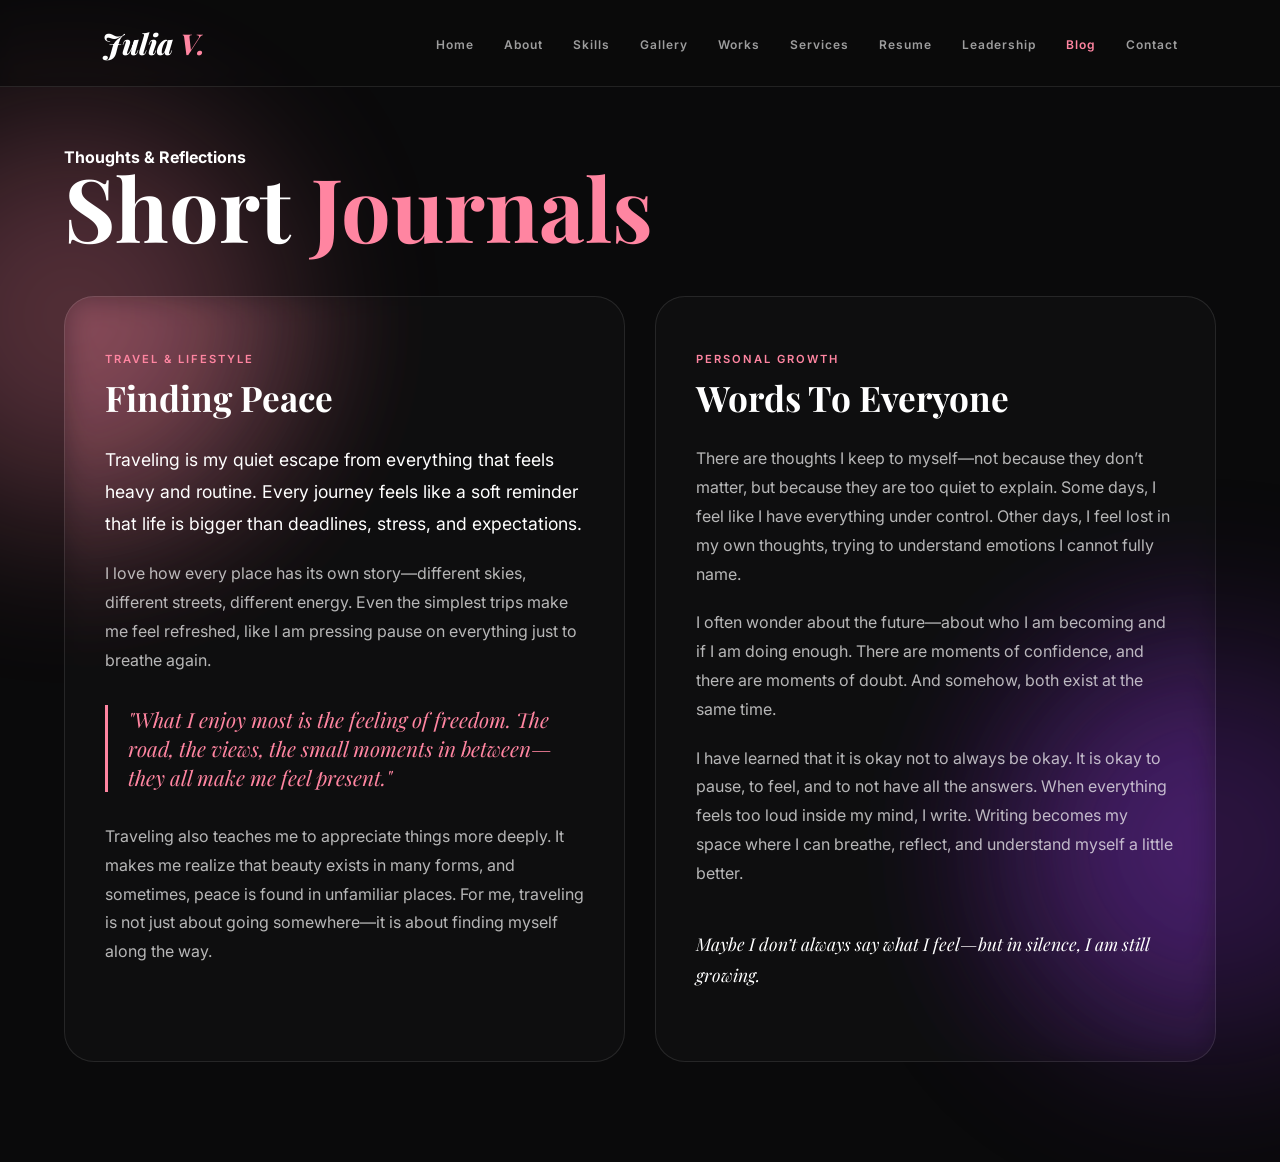
<file: blog.html>
<!DOCTYPE html>
<html lang="en">
<head>
    <meta charset="UTF-8">
    <meta name="viewport" content="width=device-width, initial-scale=1.0">
    <title>Journals | Julia Velez</title>
    <link href="https://fonts.googleapis.com/css2?family=Playfair+Display:wght@700;800&family=Inter:wght@300;400;600&display=swap" rel="stylesheet">
    <link rel="stylesheet" href="css/style.css">
    <link rel="stylesheet" href="css/blog.css">
</head>
<body>

    <div class="blob-container">
        <div class="blob blob1"></div>
        <div class="blob blob2"></div>
    </div>

    <nav>
        <div class="logo"><i>Julia<span> V.</i></span></div>
        
        <input type="checkbox" id="menu-toggle">
        <label for="menu-toggle" class="menu-icon">☰</label>

       <ul class="nav-links">
        <li><a href="index.html">Home</a></li>
        <li><a href="about.html">About</a></li>
        <li><a href="skills.html">Skills</a></li>
        <li><a href="gallery.html">Gallery</a></li>
        <li><a href="works.html">Works</a></li>
        <li><a href="services.html">Services</a></li>
        <li><a href="resume.html">Resume</a></li>
        <li><a href="leadership.html">Leadership</a></li>
        <li><a href="blog.html" class="active">Blog</a></li>
        <li><a href="contact.html">Contact</a></li>
    </ul>
    </nav>

    <section class="blog-section">
        <h4 class="section-tag">Thoughts & Reflections</h4>
        <h1 class="main-title">Short <span>Journals</span></h1>
        
        <div class="journal-grid">
            
            <article class="journal-entry glass-card">
                <div class="entry-header">
                    <span class="entry-date">Travel & Lifestyle</span>
                    <h2>Finding Peace</h2>
                </div>
               <div class="entry-content">
                    <p class="dropcap">Traveling is my quiet escape from everything that feels heavy and routine. Every journey feels like a soft reminder that life is bigger than deadlines, stress, and expectations.</p>
                    <p>I love how every place has its own story—different skies, different streets, different energy. Even the simplest trips make me feel refreshed, like I am pressing pause on everything just to breathe again.</p>
                    <blockquote>"What I enjoy most is the feeling of freedom. The road, the views, the small moments in between—they all make me feel present."</blockquote>
                    <p>Traveling also teaches me to appreciate things more deeply. It makes me realize that beauty exists in many forms, and sometimes, peace is found in unfamiliar places. For me, traveling is not just about going somewhere—it is about finding myself along the way.</p>
                </div>
            </article>

            <article class="journal-entry glass-card">
                <div class="entry-header">
                    <span class="entry-date">Personal Growth</span>
                    <h2>Words To Everyone</h2>
                </div>
                <div class="entry-content">
                    <p>There are thoughts I keep to myself—not because they don’t matter, but because they are too quiet to explain. Some days, I feel like I have everything under control. Other days, I feel lost in my own thoughts, trying to understand emotions I cannot fully name.</p>
                    <p>I often wonder about the future—about who I am becoming and if I am doing enough. There are moments of confidence, and there are moments of doubt. And somehow, both exist at the same time.</p>
                    <p>I have learned that it is okay not to always be okay. It is okay to pause, to feel, and to not have all the answers. When everything feels too loud inside my mind, I write. Writing becomes my space where I can breathe, reflect, and understand myself a little better.</p>
                    <p class="conclusion">Maybe I don’t always say what I feel—but in silence, I am still growing.</p>
                </div>
            </article>

        </div>
    </section>

</body>
</html>
</file>
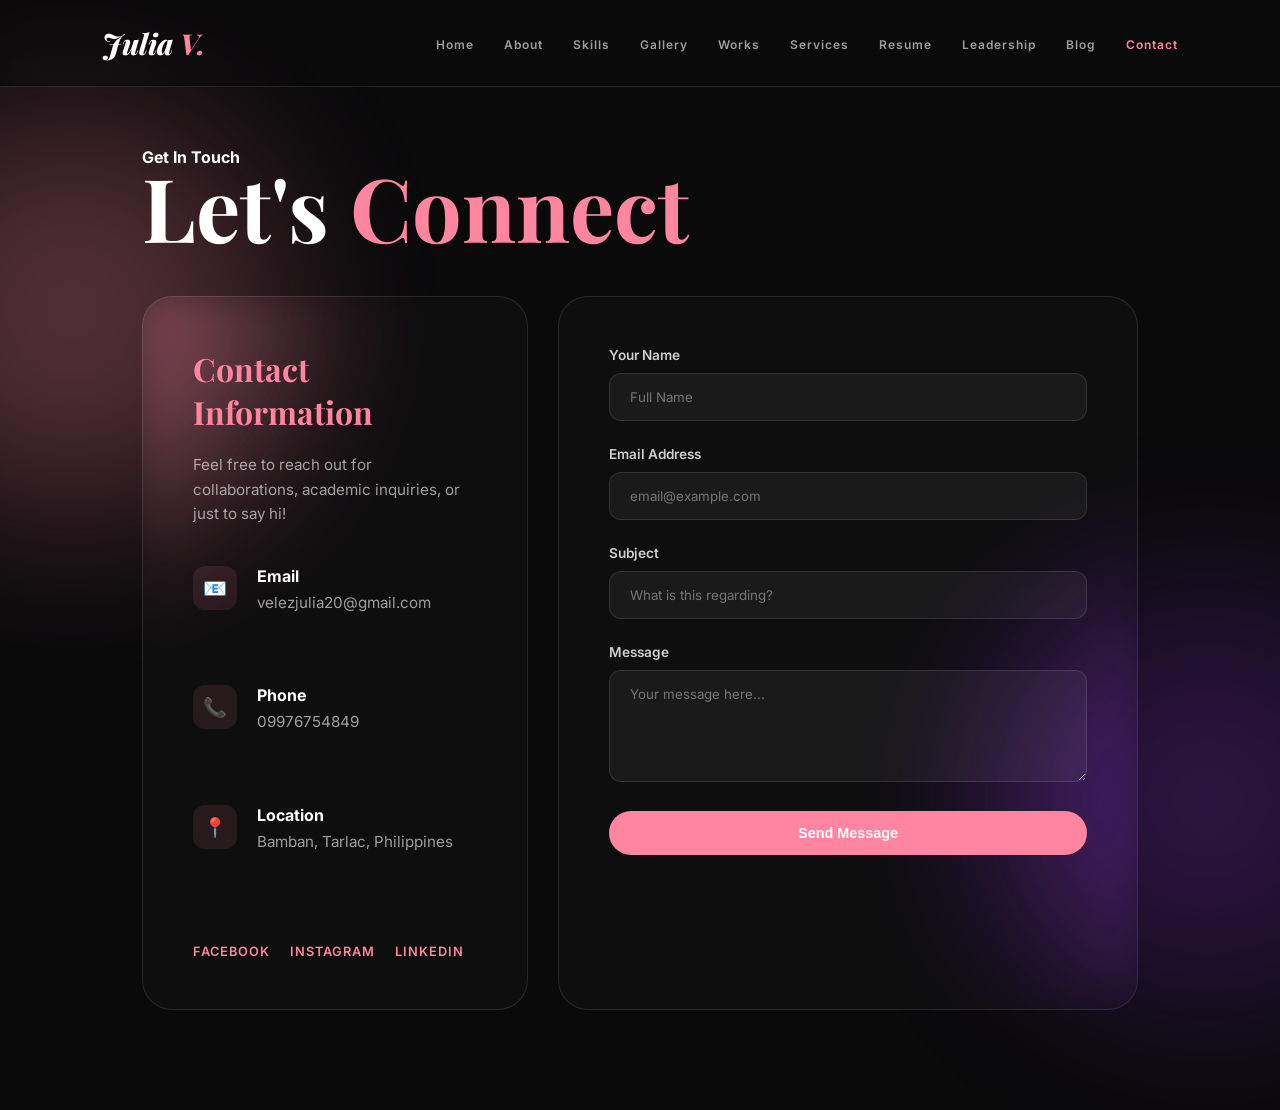
<file: contact.html>
<!DOCTYPE html>
<html lang="en">
<head>
    <meta charset="UTF-8">
    <meta name="viewport" content="width=device-width, initial-scale=1.0">
    <title>Contact | Julia Velez</title>
    <link href="https://fonts.googleapis.com/css2?family=Playfair+Display:wght@700;800&family=Inter:wght@300;400;600&display=swap" rel="stylesheet">
    <link rel="stylesheet" href="css/style.css">
    <link rel="stylesheet" href="css/contact.css">
</head>
<body>

    <div class="blob-container">
        <div class="blob blob1"></div>
        <div class="blob blob2"></div>
    </div>

    <nav>
        <div class="logo"><i>Julia<span> V.</i></span></div>
        
        <input type="checkbox" id="menu-toggle">
        <label for="menu-toggle" class="menu-icon">☰</label>

       <ul class="nav-links">
        <li><a href="index.html">Home</a></li>
        <li><a href="about.html">About</a></li>
        <li><a href="skills.html">Skills</a></li>
        <li><a href="gallery.html">Gallery</a></li>
        <li><a href="works.html">Works</a></li>
        <li><a href="services.html">Services</a></li>
        <li><a href="resume.html">Resume</a></li>
        <li><a href="leadership.html">Leadership</a></li>
        <li><a href="blog.html">Blog</a></li>
        <li><a href="contact.html"  class="active">Contact</a></li>
    </ul>
    </nav>

    <section class="contact-section">
        <h4 class="section-tag">Get In Touch</h4>
        <h1 class="main-title">Let's <span>Connect</span></h1>
        
        <div class="contact-container">
            <div class="contact-info glass-card">
                <h3>Contact Information</h3>
                <p>Feel free to reach out for collaborations, academic inquiries, or just to say hi!</p>
                
                <div class="info-item">
                    <span class="info-icon">📧</span>
                    <div>
                        <strong>Email</strong>
                        <p>velezjulia20@gmail.com</p>
                    </div>
                </div>

                <div class="info-item">
                    <span class="info-icon">📞</span>
                    <div>
                        <strong>Phone</strong>
                        <p>09976754849</p>
                    </div>
                </div>

                <div class="info-item">
                    <span class="info-icon">📍</span>
                    <div>
                        <strong>Location</strong>
                        <p>Bamban, Tarlac, Philippines</p>
                    </div>
                </div>

                <div class="social-links-large">
                    <a href="#">Facebook</a>
                    <a href="#">Instagram</a>
                    <a href="#">LinkedIn</a>
                </div>
            </div>

            <div class="contact-form-wrapper glass-card">
                <form action="#">
                    <div class="form-group">
                        <label>Your Name</label>
                        <input type="text" placeholder="Full Name" required>
                    </div>
                    <div class="form-group">
                        <label>Email Address</label>
                        <input type="email" placeholder="email@example.com" required>
                    </div>
                    <div class="form-group">
                        <label>Subject</label>
                        <input type="text" placeholder="What is this regarding?">
                    </div>
                    <div class="form-group">
                        <label>Message</label>
                        <textarea rows="5" placeholder="Your message here..." required></textarea>
                    </div>
                    <button type="submit" class="btn-solid">Send Message</button>
                </form>
            </div>
        </div>
    </section>

</body>
</html>
</file>
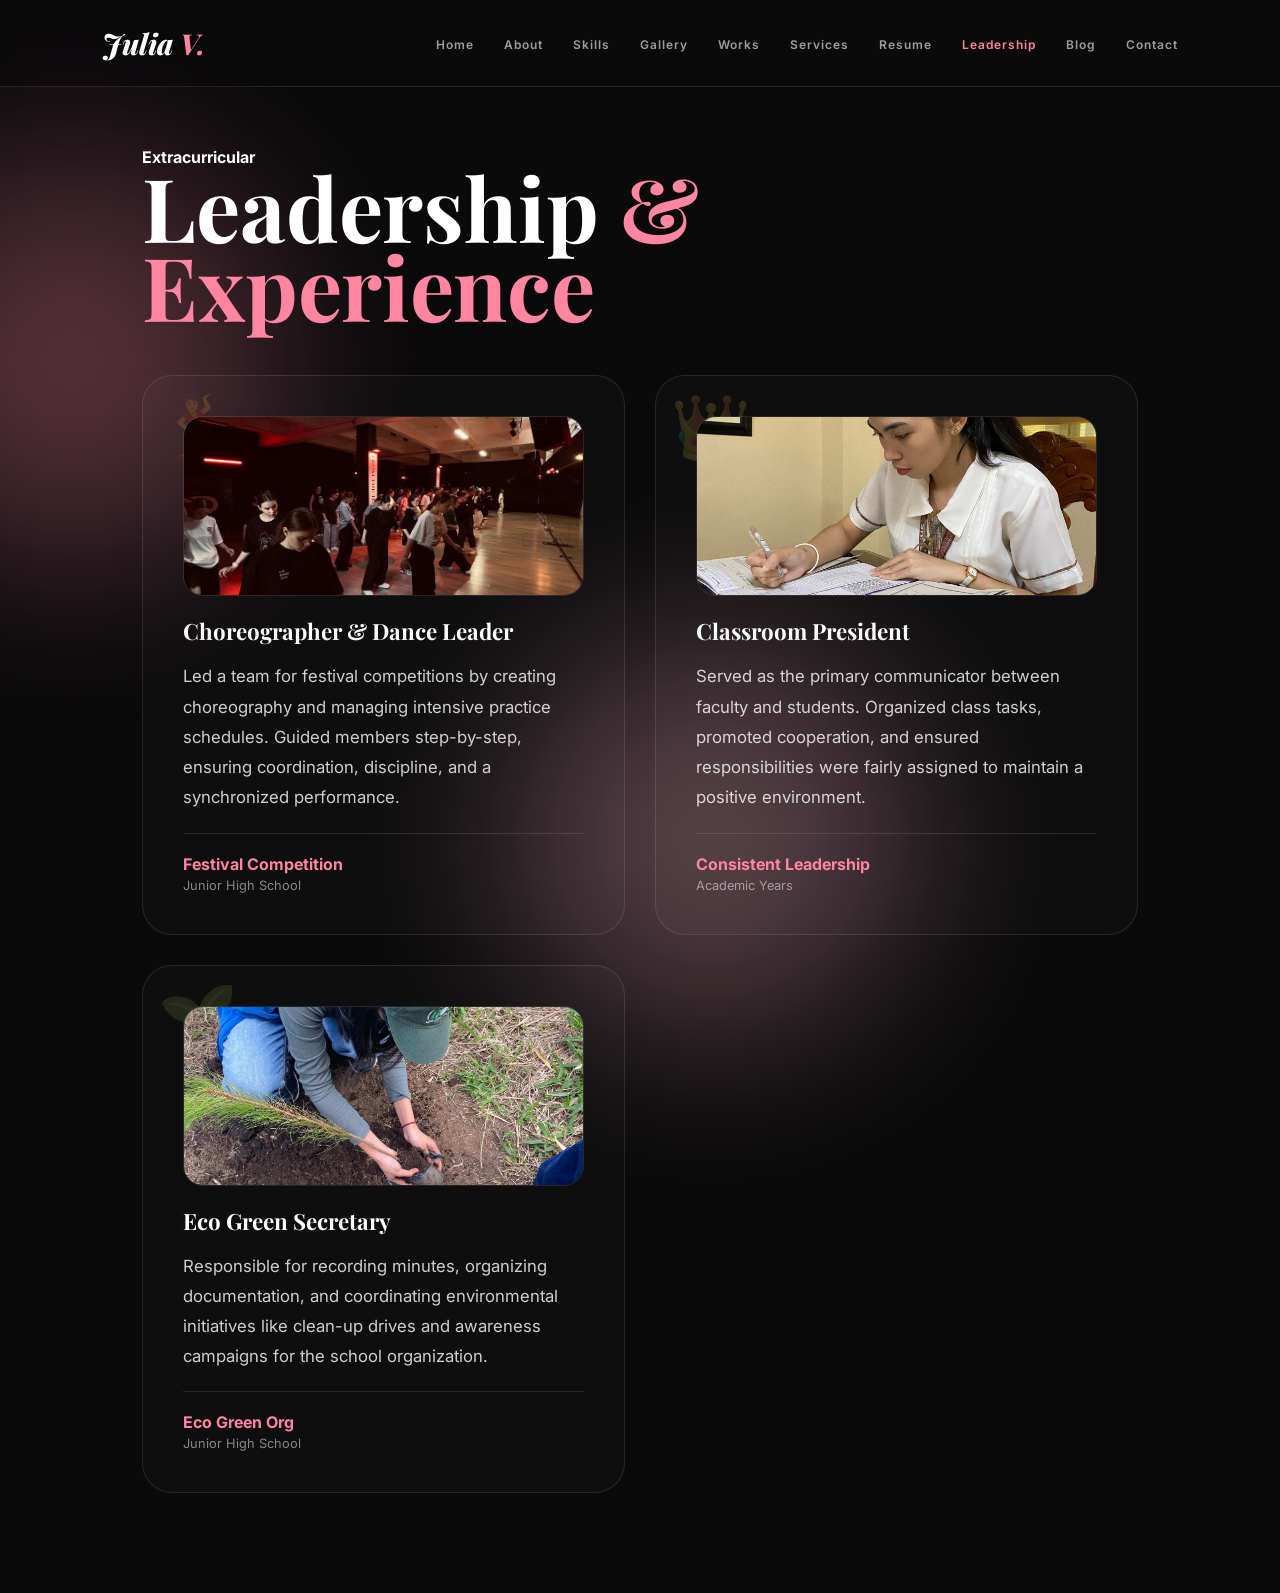
<file: leadership.html>
<!DOCTYPE html>
<html lang="en">
<head>
    <meta charset="UTF-8">
    <meta name="viewport" content="width=device-width, initial-scale=1.0">
    <title>Leadership | Julia Velez</title>
    <link href="https://fonts.googleapis.com/css2?family=Playfair+Display:wght@700;800&family=Inter:wght@300;400;600&display=swap" rel="stylesheet">
    <link rel="stylesheet" href="css/style.css">
    <link rel="stylesheet" href="css/leadership.css">
</head>
<body>

    <div class="blob-container">
        <div class="blob blob1"></div>
        <div class="blob blob3"></div>
    </div>

    <nav>
        <div class="logo"><i>Julia<span> V.</i></span></div>
        <input type="checkbox" id="menu-toggle">
        <label for="menu-toggle" class="menu-icon">☰</label>
        <ul class="nav-links">
            <li><a href="index.html">Home</a></li>
            <li><a href="about.html">About</a></li>
            <li><a href="skills.html">Skills</a></li>
            <li><a href="gallery.html">Gallery</a></li>
            <li><a href="works.html">Works</a></li>
            <li><a href="services.html">Services</a></li>
            <li><a href="resume.html">Resume</a></li>
            <li><a href="leadership.html" class="active">Leadership</a></li>
            <li><a href="blog.html">Blog</a></li>
            <li><a href="contact.html">Contact</a></li>
        </ul>
    </nav>

    <section class="testimonials-section">
        <h4 class="section-tag">Extracurricular</h4>
        <h1 class="main-title">Leadership <span>& Experience</span></h1>
        
        <div class="testimonial-grid">
            <div class="testimonial-card glass-card">
                <div class="quote-icon">💃</div>
                
                <div class="leadership-img-box">
                    <img src="images/PHOTO FOR CHOREO.JPG" alt="Choreography Leadership">
                </div>

                <h3>Choreographer & Dance Leader</h3>
                <p class="feedback-text">
                    Led a team for festival competitions by creating choreography and managing intensive practice schedules. Guided members step-by-step, ensuring coordination, discipline, and a synchronized performance.
                </p>
                <div class="reviewer-info">
                    <div class="reviewer-details">
                        <strong>Festival Competition</strong>
                        <span>Junior High School</span>
                    </div>
                </div>
            </div>

            <div class="testimonial-card glass-card">
                <div class="quote-icon">👑</div>

                <div class="leadership-img-box">
                    <img src="images/PHOTO FOR PRES.jpeg" alt="Classroom President Leadership">
                </div>

                <h3>Classroom President</h3>
                <p class="feedback-text">
                    Served as the primary communicator between faculty and students. Organized class tasks, promoted cooperation, and ensured responsibilities were fairly assigned to maintain a positive environment.
                </p>
                <div class="reviewer-info">
                    <div class="reviewer-details">
                        <strong>Consistent Leadership</strong>
                        <span>Academic Years</span>
                    </div>
                </div>
            </div>

            <div class="testimonial-card glass-card">
                <div class="quote-icon">🌱</div>

                <div class="leadership-img-box">
                    <img src="images/PHOTO FOR ECO.JPG" alt="Eco Green Secretary">
                </div>

                <h3>Eco Green Secretary</h3>
                <p class="feedback-text">
                    Responsible for recording minutes, organizing documentation, and coordinating environmental initiatives like clean-up drives and awareness campaigns for the school organization.
                </p>
                <div class="reviewer-info">
                    <div class="reviewer-details">
                        <strong>Eco Green Org</strong>
                        <span>Junior High School</span>
                    </div>
                </div>
            </div>
        </div>
    </section>

</body>
</html>
</file>
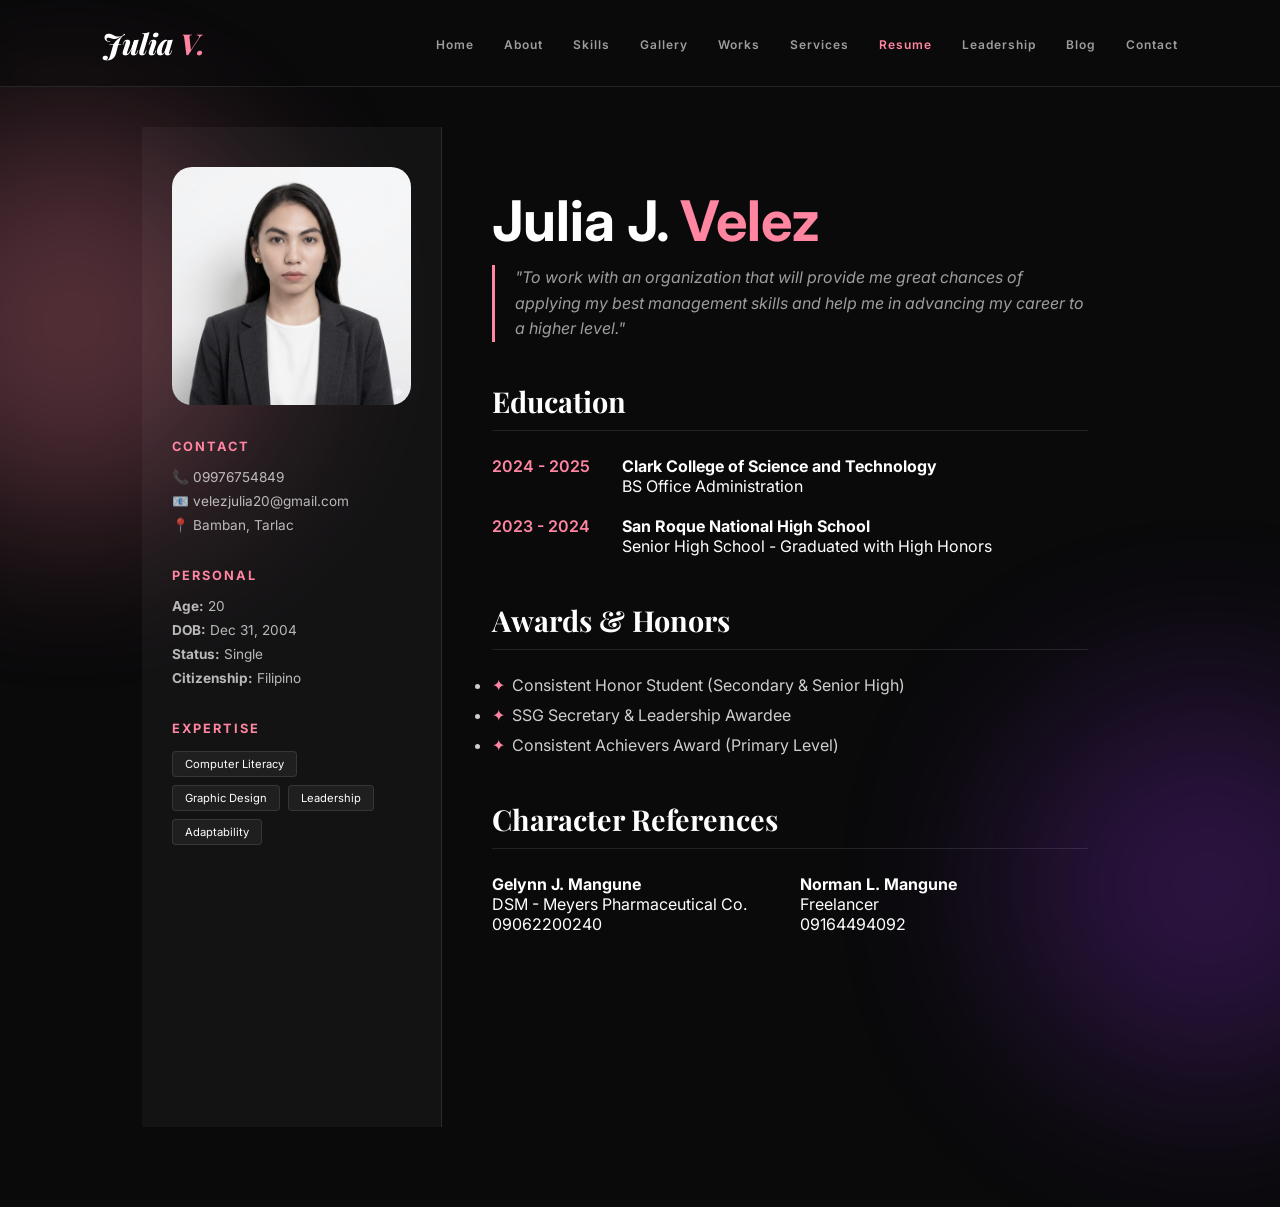
<file: resume.html>
<!DOCTYPE html>
<html lang="en">
<head>
    <meta charset="UTF-8">
    <meta name="viewport" content="width=device-width, initial-scale=1.0">
    <title>Resume | Julia Velez</title>
    <link href="https://fonts.googleapis.com/css2?family=Playfair+Display:wght@700;800&family=Inter:wght@300;400;600&display=swap" rel="stylesheet">
    <link rel="stylesheet" href="css/style.css">
    <link rel="stylesheet" href="css/resume.css">
</head>
<body>

    <div class="blob-container">
        <div class="blob blob1"></div>
        <div class="blob blob2"></div>
    </div>

    <nav>
       <div class="logo"><i>Julia<span> V.</i></span></div>
        
        <input type="checkbox" id="menu-toggle">
        <label for="menu-toggle" class="menu-icon">☰</label>

       <ul class="nav-links">
        <li><a href="index.html">Home</a></li>
        <li><a href="about.html">About</a></li>
        <li><a href="skills.html">Skills</a></li>
        <li><a href="gallery.html">Gallery</a></li>
        <li><a href="works.html">Works</a></li>
        <li><a href="services.html">Services</a></li>
        <li><a href="resume.html" class="active">Resume</a></li>
        <li><a href="leadership.html">Leadership</a></li>
        <li><a href="blog.html">Blog</a></li>
        <li><a href="contact.html">Contact</a></li>
    </ul>
    </nav>

    <section class="resume-section">
        <div class="resume-container glass-card">
            
            <aside class="resume-sidebar">
                <div class="resume-profile-img">
                    <img src="images/RESUME PHOTO.png" alt="Julia Velez">
                </div>
                
                <div class="sidebar-block">
                    <h4>Contact</h4>
                    <p>📞 09976754849</p>
                    <p>📧 velezjulia20@gmail.com</p>
                    <p>📍 Bamban, Tarlac</p>
                </div>

                <div class="sidebar-block">
                    <h4>Personal</h4>
                    <ul>
                        <li><strong>Age:</strong> 20</li>
                        <li><strong>DOB:</strong> Dec 31, 2004</li>
                        <li><strong>Status:</strong> Single</li>
                        <li><strong>Citizenship:</strong> Filipino</li>
                    </ul>
                </div>

                <div class="sidebar-block">
                    <h4>Expertise</h4>
                    <div class="skill-chips">
                        <span>Computer Literacy</span>
                        <span>Graphic Design</span>
                        <span>Leadership</span>
                        <span>Adaptability</span>
                    </div>
                </div>
            </aside>

            <main class="resume-main">
                <header class="resume-header">
                    <h1>Julia J. <span>Velez</span></h1>
                    <p class="objective">"To work with an organization that will provide me great chances of applying my best management skills and help me in advancing my career to a higher level."</p>
                </header>

                <div class="resume-content-block">
                    <h3>Education</h3>
                    <div class="edu-item">
                        <div class="edu-year">2024 - 2025</div>
                        <div class="edu-info">
                            <strong>Clark College of Science and Technology</strong>
                            <p>BS Office Administration</p>
                        </div>
                    </div>
                    <div class="edu-item">
                        <div class="edu-year">2023 - 2024</div>
                        <div class="edu-info">
                            <strong>San Roque National High School</strong>
                            <p>Senior High School - Graduated with High Honors</p>
                        </div>
                    </div>
                </div>

                <div class="resume-content-block">
                    <h3>Awards & Honors</h3>
                    <ul class="award-list">
                        <li>Consistent Honor Student (Secondary & Senior High)</li>
                        <li>SSG Secretary & Leadership Awardee</li>
                        <li>Consistent Achievers Award (Primary Level)</li>
                    </ul>
                </div>

                <div class="resume-content-block">
                    <h3>Character References</h3>
                    <div class="ref-grid">
                        <div class="ref-item">
                            <strong>Gelynn J. Mangune</strong>
                            <p>DSM - Meyers Pharmaceutical Co.</p>
                            <p>09062200240</p>
                        </div>
                        <div class="ref-item">
                            <strong>Norman L. Mangune</strong>
                            <p>Freelancer</p>
                            <p>09164494092</p>
                        </div>
                    </div>
                </div>
            </main>

        </div>
        
        
    </section>

</body>
</html>
</file>
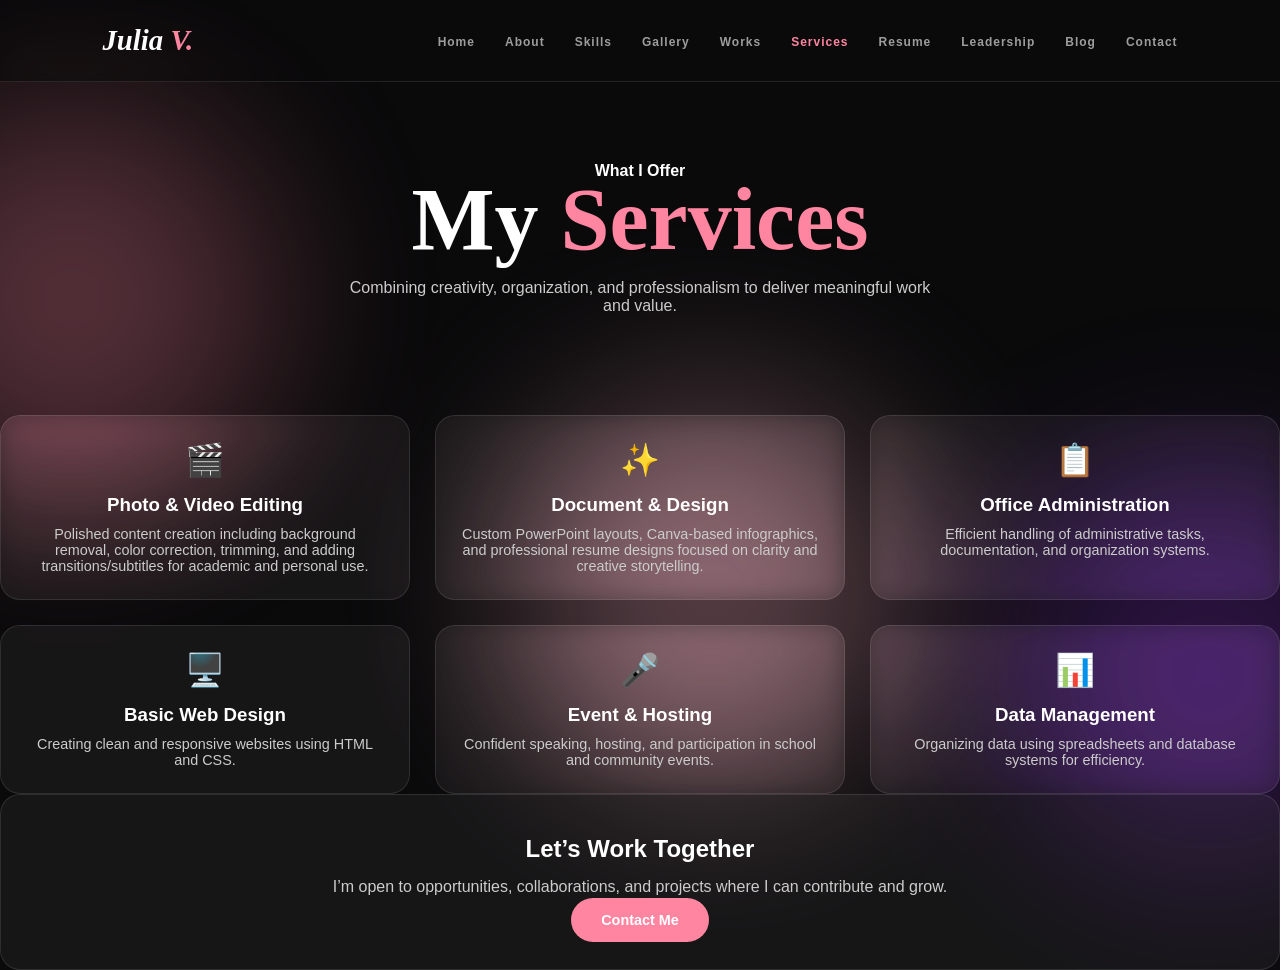
<file: services.html>
<!DOCTYPE html>
<html lang="en">
<head>
    <meta charset="UTF-8">
    <meta name="viewport" content="width=device-width, initial-scale=1.0">

    <link href="https://fonts.googleapis.com/css2?family=Poppins:wght@300;400;600;700;800&display=swap" rel="stylesheet">

    <link rel="stylesheet" href="css/style.css">
    <link rel="stylesheet" href="css/services.css">

    <title>Services | Julia Velez</title>
</head>

<body>

<div class="blob-container">
    <div class="blob blob1"></div>
    <div class="blob blob2"></div>
    <div class="blob blob3"></div>
</div>

<nav>
        <div class="logo"><i>Julia<span> V.</i></span></div>
        
        <input type="checkbox" id="menu-toggle">
        <label for="menu-toggle" class="menu-icon">☰</label>

       <ul class="nav-links">
        <li><a href="index.html">Home</a></li>
        <li><a href="about.html">About</a></li>
        <li><a href="skills.html">Skills</a></li>
        <li><a href="gallery.html">Gallery</a></li>
        <li><a href="works.html">Works</a></li>
        <li><a href="services.html" class="active">Services</a></li>
        <li><a href="resume.html">Resume</a></li>
        <li><a href="leadership.html">Leadership</a></li>
        <li><a href="blog.html">Blog</a></li>
        <li><a href="contact.html">Contact</a></li>
    </ul>
    </nav>

<section class="services-hero">

    <h4 class="section-tag">What I Offer</h4>
    <h1 class="main-title">My <span>Services</span></h1>

    <p class="subtitle">
        Combining creativity, organization, and professionalism to deliver meaningful work and value.
    </p>

</section>

<section class="section">

    <div class="services-grid">

        <div class="service-card">
            <div class="icon">🎬</div>
            <h3>Photo & Video Editing</h3>
            <p>Polished content creation including background removal, color correction, trimming, and adding transitions/subtitles for academic and personal use.</p>
        </div>

        <div class="service-card">
            <div class="icon">✨</div>
            <h3>Document & Design</h3>
            <p>Custom PowerPoint layouts, Canva-based infographics, and professional resume designs focused on clarity and creative storytelling.</p>
        </div>

        <div class="service-card">
            <div class="icon">📋</div>
            <h3>Office Administration</h3>
            <p>Efficient handling of administrative tasks, documentation, and organization systems.</p>
        </div>

        <div class="service-card">
            <div class="icon">🖥️</div>
            <h3>Basic Web Design</h3>
            <p>Creating clean and responsive websites using HTML and CSS.</p>
        </div>

        <div class="service-card">
            <div class="icon">🎤</div>
            <h3>Event & Hosting</h3>
            <p>Confident speaking, hosting, and participation in school and community events.</p>
        </div>

        <div class="service-card">
            <div class="icon">📊</div>
            <h3>Data Management</h3>
            <p>Organizing data using spreadsheets and database systems for efficiency.</p>
        </div>

    </div>

</section>

<section class="section">

    <div class="cta-box">
        <h2>Let’s Work Together</h2>
        <p>I’m open to opportunities, collaborations, and projects where I can contribute and grow.</p>
        <a href="contact.html" class="btn-solid">Contact Me</a>
    </div>

</section>

</body>
</html>
</file>
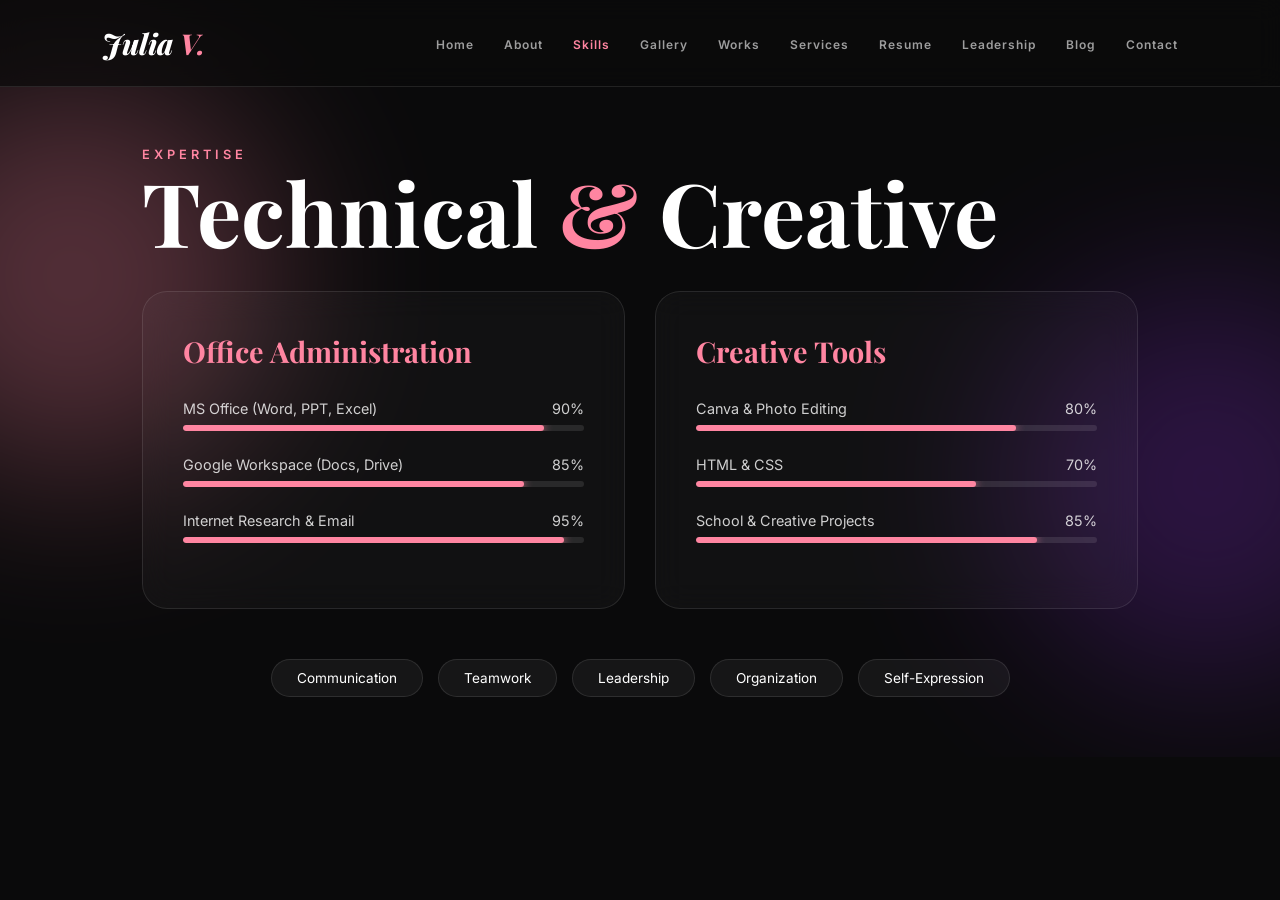
<file: skills.html>
<!DOCTYPE html>
<html lang="en">
<head>
    <meta charset="UTF-8">
    <meta name="viewport" content="width=device-width, initial-scale=1.0">
    <title>Skills | Julia Velez</title>
    <link href="https://fonts.googleapis.com/css2?family=Playfair+Display:wght@700;800&family=Inter:wght@300;400;600&display=swap" rel="stylesheet">
    <link rel="stylesheet" href="css/style.css">
    <link rel="stylesheet" href="css/skills.css">
</head>
<body>

    <div class="blob-container">
        <div class="blob blob1"></div>
        <div class="blob blob2"></div>
    </div>

   <nav>
       <div class="logo"><i>Julia<span> V.</i></span></div>
        
        <input type="checkbox" id="menu-toggle">
        <label for="menu-toggle" class="menu-icon">☰</label>

       <ul class="nav-links">
        <li><a href="index.html">Home</a></li>
        <li><a href="about.html">About</a></li>
        <li><a href="skills.html" class="active">Skills</a></li>
        <li><a href="gallery.html">Gallery</a></li>
        <li><a href="works.html">Works</a></li>
        <li><a href="services.html">Services</a></li>
        <li><a href="resume.html">Resume</a></li>
        <li><a href="leadership.html">Leadership</a></li>
        <li><a href="blog.html">Blog</a></li>
        <li><a href="contact.html">Contact</a></li>
    </ul>
    </nav>

    <section class="skills-hero">
        <h4 class="section-tag">Expertise</h4>
        <h1 class="main-title">Technical <span>&</span> Creative</h1>
        
        <div class="skills-grid">
            <div class="skill-category glass-card">
                <h3>Office Administration</h3>
                <div class="skill-item">
                    <div class="skill-info"><span>MS Office (Word, PPT, Excel)</span><span>90%</span></div>
                    <div class="progress-line"><span class="office"></span></div>
                </div>
                <div class="skill-item">
                    <div class="skill-info"><span>Google Workspace (Docs, Drive)</span><span>85%</span></div>
                    <div class="progress-line"><span class="google"></span></div>
                </div>
                <div class="skill-item">
                    <div class="skill-info"><span>Internet Research & Email</span><span>95%</span></div>
                    <div class="progress-line"><span class="research"></span></div>
                </div>
            </div>

            <div class="skill-category glass-card">
                <h3>Creative Tools</h3>
                <div class="skill-item">
                    <div class="skill-info"><span>Canva & Photo Editing</span><span>80%</span></div>
                    <div class="progress-line"><span class="canva"></span></div>
                </div>
                <div class="skill-item">
                    <div class="skill-info"><span>HTML & CSS</span><span>70%</span></div>
                    <div class="progress-line"><span class="web"></span></div>
                </div>
                <div class="skill-item">
                    <div class="skill-info"><span>School & Creative Projects</span><span>85%</span></div>
                    <div class="progress-line"><span class="projects"></span></div>
                </div>
            </div>
        </div>

        <div class="soft-skills">
            <span class="skill-tag">Communication</span>
            <span class="skill-tag">Teamwork</span>
            <span class="skill-tag">Leadership</span>
            <span class="skill-tag">Organization</span>
            <span class="skill-tag">Self-Expression</span>
        </div>
    </section>

</body>
</html>
</file>
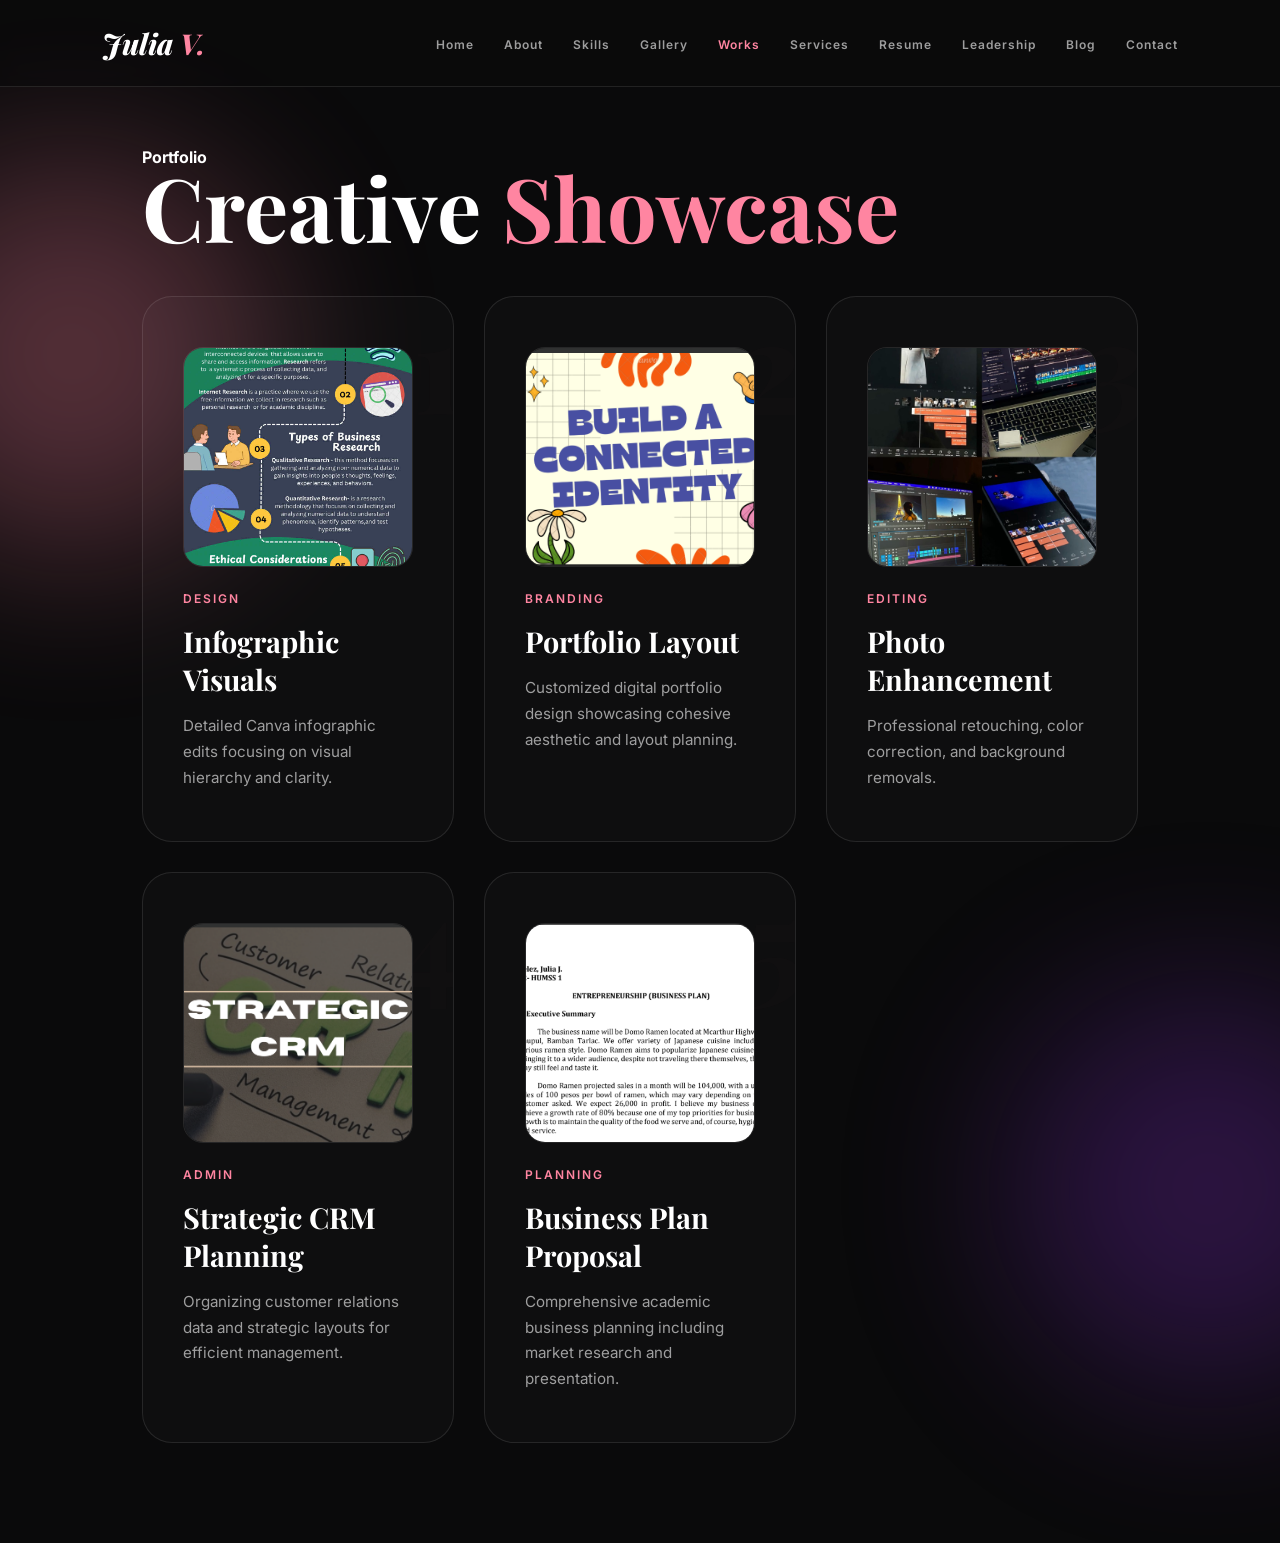
<file: works.html>
<!DOCTYPE html>
<html lang="en">
<head>
    <meta charset="UTF-8">
    <meta name="viewport" content="width=device-width, initial-scale=1.0">
    <title>Works | Julia Velez</title>
    <link href="https://fonts.googleapis.com/css2?family=Playfair+Display:wght@700;800&family=Inter:wght@300;400;600&display=swap" rel="stylesheet">
    <link rel="stylesheet" href="css/style.css">
    <link rel="stylesheet" href="css/works.css"> 
</head>
<body>

    <div class="blob-container">
        <div class="blob blob2"></div>
        <div class="blob blob1"></div>
    </div>

    <nav>
        <div class="logo"><i>Julia<span> V.</i></span></div>
        
        <input type="checkbox" id="menu-toggle">
        <label for="menu-toggle" class="menu-icon">☰</label>

       <ul class="nav-links">
            <li><a href="index.html">Home</a></li>
            <li><a href="about.html">About</a></li>
            <li><a href="skills.html">Skills</a></li>
            <li><a href="gallery.html">Gallery</a></li>
            <li><a href="projects.html" class="active">Works</a></li>
            <li><a href="services.html">Services</a></li>
            <li><a href="resume.html">Resume</a></li>
            <li><a href="leadership.html">Leadership</a></li>
            <li><a href="blog.html">Blog</a></li>
            <li><a href="contact.html">Contact</a></li>
        </ul>
    </nav>

    <section class="projects-section">
        <h4 class="section-tag">Portfolio</h4>
        <h1 class="main-title">Creative <span>Showcase</span></h1>
        
        <div class="projects-grid">
            
            <div class="project-card glass-card">
                <div class="project-num">01</div>
                <div class="project-img-box">
                    <img src="images/INFOGRAPHIC _rnLZsBs.jpg" alt="Infographic Design">
                </div>
                <div class="project-info">
                    <span>Design</span>
                    <h3>Infographic Visuals</h3>
                    <p>Detailed Canva infographic edits focusing on visual hierarchy and clarity.</p>
                </div>
            </div>

            <div class="project-card glass-card">
                <div class="project-num">02</div>
                <div class="project-img-box">
                    <img src="images/portfolio_design.png" alt="Canva Portfolio Design">
                </div>
                <div class="project-info">
                    <span>Branding</span>
                    <h3>Portfolio Layout</h3>
                    <p>Customized digital portfolio design showcasing cohesive aesthetic and layout planning.</p>
                </div>
            </div>

            <div class="project-card glass-card">
                <div class="project-num">03</div>
                <div class="project-img-box">
                    <img src="images/PHOTO FOR EDITING.JPG" alt="Photo Enhancement">
                </div>
                <div class="project-info">
                    <span>Editing</span>
                    <h3>Photo Enhancement</h3>
                    <p>Professional retouching, color correction, and background removals.</p>
                </div>
            </div>

            <div class="project-card glass-card">
                <div class="project-num">04</div>
                <div class="project-img-box">
                    <img src="images/strategic_crm.png" alt="Strategic Planning CRM">
                </div>
                <div class="project-info">
                    <span>Admin</span>
                    <h3>Strategic CRM Planning</h3>
                    <p>Organizing customer relations data and strategic layouts for efficient management.</p>
                </div>
            </div>

            <div class="project-card glass-card">
                <div class="project-num">05</div>
                <div class="project-img-box">
                    <img src="images/business-proposal.png" alt="Business Plan Proposal">
                </div>
                <div class="project-info">
                    <span>Planning</span>
                    <h3>Business Plan Proposal</h3>
                    <p>Comprehensive academic business planning including market research and presentation.</p>
                </div>
            </div>

        </div>
    </section>

</body>
</html>
</file>
<file: css/style.css>
:root {
    --bg-dark: #0a0a0b;
    --accent-pink: #ff85a1;
    --accent-purple: #7b2cbf;
    --glass-white: rgba(255, 255, 255, 0.05);
    --glass-border: rgba(255, 255, 255, 0.1);
    --font-heading: 'Playfair Display', serif;
    --font-body: 'Inter', sans-serif;
}

* {
    margin: 0;
    padding: 0;
    box-sizing: border-box;
}

body {
    background-color: var(--bg-dark);
    color: #ffffff;
    overflow-x: hidden;
    font-family: var(--font-body);
    animation: pageFade 0.8s ease forwards;
}

@keyframes pageFade {
    from { opacity: 0; transform: scale(0.98); }
    to { opacity: 1; transform: scale(1); }
}

.blob-container {
    position: fixed;
    inset: 0;
    z-index: -1;
    overflow: hidden;
}

.blob {
    position: absolute;
    width: 400px;
    height: 400px;
    border-radius: 50%;
    filter: blur(90px);
    opacity: 0.3;
    animation: float 12s ease-in-out infinite;
}

.blob1 { background: var(--accent-pink); top: 10%; left: -10%; }
.blob2 { background: var(--accent-purple); bottom: 10%; right: -10%; animation-delay: 2s; }
.blob3 { background: #ffb3c6; top: 40%; left: 40%; animation-delay: 4s; }

@keyframes float {
    0%, 100% { transform: translateY(0px) scale(1); }
    50% { transform: translateY(-40px) scale(1.1); }
}

.loader {
    position: fixed;
    inset: 0;
    background: var(--bg-dark);
    display: flex;
    align-items: center;
    justify-content: center;
    z-index: 9999;
    animation: loaderExit 1.8s ease forwards;
}

.loader-text {
    font-family: var(--font-heading);
    font-size: 3rem;
    font-weight: 800;
    color: white;
    animation: pulse 1s infinite;
}

@keyframes pulse {
    0%, 100% { transform: scale(1); opacity: 1; }
    50% { transform: scale(1.1); opacity: 0.6; }
}

@keyframes loaderExit {
    90% { opacity: 1; visibility: visible; }
    100% { opacity: 0; visibility: hidden; pointer-events: none; }
}

nav {
    display: flex;
    justify-content: space-between;
    padding: 1.5rem 8%;
    align-items: center;
    position: sticky;
    top: 0;
    z-index: 1000;
    background: rgba(10, 10, 11, 0.7);
    backdrop-filter: blur(12px);
    border-bottom: 1px solid var(--glass-border);
}

.logo {
    font-family: var(--font-heading);
    font-size: 1.8rem;
    font-weight: 800;
}

.logo span { color: var(--accent-pink); }

.nav-links { display: flex; list-style: none; gap: 30px; }

.nav-links a {
    text-decoration: none;
    color: #fff;
    font-size: 0.75rem;
    font-weight: 600;
    letter-spacing: 1px;
    opacity: 0.6;
    transition: 0.3s;
}

.nav-links a:hover, .nav-links a.active { opacity: 1; color: var(--accent-pink); }

#menu-toggle { display: none; }
.menu-icon { display: none; font-size: 24px; cursor: pointer; color: white; }

.hero-section {
    display: flex;
    align-items: center;
    justify-content: space-between;
    padding: 0 8%;
    min-height: 85vh;
    gap: 40px;
}

.greeting { font-weight: 300; letter-spacing: 2px; margin-bottom: 10px; color: var(--accent-pink); }

.main-title {
    font-family: var(--font-heading);
    font-size: clamp(3rem, 8vw, 5.5rem);
    line-height: 0.9;
    margin-bottom: 20px;
}

.main-title span { color: var(--accent-pink); }

.description {
    max-width: 450px;
    line-height: 1.8;
    color: rgba(255,255,255,0.7);
    margin-bottom: 35px;
    font-weight: 300;
}

.hero-image-area {
    flex: 1;
    position: relative;
    display: flex;
    justify-content: center;
    align-items: center;
    background: transparent !important;
    border: none !important;
    
    /* Smooth dissolve mask */
    -webkit-mask-image: linear-gradient(to bottom, black 65%, transparent 98%);
    mask-image: linear-gradient(to bottom, black 65%, transparent 98%);
}

.featured-img {
    display: block;
    width: auto;
    max-width: 100%;
    height: 75vh;
    max-height: 600px;
    object-fit: contain;
    background: transparent !important;
    filter: drop-shadow(0 0 20px rgba(255, 133, 161, 0.2));
}

.glass-circle-bg {
    position: absolute;
    width: 450px;
    height: 450px;
    background: radial-gradient(circle, var(--accent-pink), transparent);
    border-radius: 50%;
    filter: blur(60px);
    opacity: 0.25;
    z-index: 1;
}

.cta-container { display: flex; gap: 15px; margin-bottom: 30px; }

.btn-solid {
    background: var(--accent-pink);
    color: white;
    padding: 14px 30px;
    border-radius: 50px;
    text-decoration: none;
    font-weight: 600;
    font-size: 0.9rem;
    transition: 0.4s;
}

.btn-solid:hover { transform: translateY(-3px); box-shadow: 0 10px 20px rgba(255, 133, 161, 0.3); }

.btn-outline {
    border: 1px solid rgba(255,255,255,0.3);
    color: #fff;
    padding: 14px 30px;
    border-radius: 50px;
    text-decoration: none;
    font-size: 0.9rem;
    transition: 0.4s;
}

.btn-outline:hover { border-color: var(--accent-pink); color: var(--accent-pink); }

.social-icons {
    display: flex;
    gap: 20px;
    margin-top: 20px;
}

.social-icons a {
    color: rgba(255, 255, 255, 0.6); 
    font-size: 1.4rem;
    transition: all 0.3s ease;
    text-decoration: none;
}

.social-icons a:hover {
    color: var(--accent-pink); 
    transform: translateY(-5px);
}

.social-icons a i {
    width: 45px;
    height: 45px;
    background: rgba(255, 255, 255, 0.05);
    border: 1px solid var(--glass-border);
    border-radius: 50%;
    display: flex;
    align-items: center;
    justify-content: center;
}

.social-icons a:hover i {
    background: rgba(255, 133, 161, 0.1);
    border-color: var(--accent-pink);
}
@media (max-width: 992px) {
    .hero-section { 
        flex-direction: column-reverse; 
        text-align: center; 
        padding-top: 20px; 
        gap: 0;
    }
    .hero-content { display: flex; flex-direction: column; align-items: center; }
    
    .hero-image-area {
        width: 100%;
        margin-bottom: -30px; 
        -webkit-mask-image: linear-gradient(to bottom, black 60%, transparent 95%);
        mask-image: linear-gradient(to bottom, black 60%, transparent 95%);
    }

    .featured-img { 
        height: 45vh; 
    }

    .nav-links { display: none; }
    .menu-icon { display: block; }
}

@media (max-width: 768px) {
    #menu-toggle:checked ~ .nav-links {
        display: flex;
        flex-direction: column;
        position: absolute;
        top: 100%;
        right: 8%;
        background: rgba(10, 10, 11, 0.95);
        backdrop-filter: blur(20px);
        padding: 20px;
        border: 1px solid var(--glass-border);
        border-radius: 15px;
        width: 200px;
        gap: 15px;
    }
}
</file>
<file: css/blog.css>
.blog-section {
    padding: 60px 5% 100px;
    max-width: 1300px; 
    margin: 0 auto;
}

.journal-grid {
    margin-top: 50px;
    display: grid;
    grid-template-columns: repeat(2, 1fr); 
    gap: 30px;
    align-items: stretch;
}

.journal-entry {
    padding: 50px 40px;
    background: rgba(255, 255, 255, 0.02);
    border: 1px solid var(--glass-border);
    backdrop-filter: blur(15px);
    border-radius: 30px;
    transition: all 0.4s ease;
    display: flex;
    flex-direction: column;
    animation: entryFadeUp 0.8s ease forwards;
}

@keyframes entryFadeUp {
    from {
        opacity: 0;
        transform: translateY(30px);
    }
    to {
        opacity: 1;
        transform: translateY(0);
    }
}

.journal-entry:hover {
    background: rgba(255, 255, 255, 0.06);
    border-color: var(--accent-pink);
    transform: translateY(-8px);
    box-shadow: 0 15px 30px rgba(0, 0, 0, 0.3);
}

.entry-header {
    margin-bottom: 25px;
    text-align: left;
}

.entry-date {
    color: var(--accent-pink);
    font-size: 0.7rem;
    font-weight: 600;
    letter-spacing: 2px;
    text-transform: uppercase;
}

.entry-header h2 {
    font-family: var(--font-heading);
    font-size: 2.2rem;
    margin-top: 10px;
    color: #fff;
    line-height: 1.2;
}

.entry-content {
    color: rgba(255, 255, 255, 0.7);
    line-height: 1.8;
    font-size: 1rem;
    flex-grow: 1; 
}

.entry-content p {
    margin-bottom: 20px;
}

.dropcap {
    font-size: 1.1rem;
    color: #fff;
    font-weight: 400;
}

blockquote {
    border-left: 3px solid var(--accent-pink);
    padding-left: 20px;
    margin: 30px 0;
    font-family: var(--font-heading);
    font-size: 1.3rem;
    color: var(--accent-pink);
    font-style: italic;
    line-height: 1.4;
}

.conclusion {
    font-family: var(--font-heading);
    color: #fff;
    font-style: italic;
    font-size: 1.1rem;
    text-align: left;
    margin-top: auto !important; 
    padding-top: 20px;
}


@media (max-width: 992px) {
    .journal-grid {
        grid-template-columns: 1fr;
        gap: 40px;
    }

    .blog-section {
        padding: 40px 8%;
    }
}

@media (max-width: 768px) {
    .journal-entry {
        padding: 35px 25px;
    }
    
    .entry-header h2 {
        font-size: 1.8rem;
    }

    .entry-content {
        font-size: 0.95rem;
    }

    blockquote {
        font-size: 1.1rem;
    }
}
</file>
<file: css/contact.css>
.contact-section {
    padding: 60px 8% 100px;
    max-width: 1200px;
    margin: 0 auto;
}

.contact-container {
    display: grid;
    grid-template-columns: 1fr 1.5fr; 
    gap: 30px;
    margin-top: 50px;
}

.glass-card {
    background: rgba(255, 255, 255, 0.02);
    border: 1px solid var(--glass-border);
    backdrop-filter: blur(20px);
    border-radius: 30px;
    padding: 50px;
}

.contact-info h3 {
    font-family: var(--font-heading);
    font-size: 2rem;
    margin-bottom: 20px;
    color: var(--accent-pink);
}

.contact-info p {
    color: rgba(255,255,255,0.6);
    margin-bottom: 40px;
    font-size: 0.95rem;
    line-height: 1.6;
}

.info-item {
    display: flex;
    gap: 20px;
    margin-bottom: 30px;
    align-items: flex-start;
}

.info-icon {
    font-size: 1.2rem;
    background: rgba(255, 133, 161, 0.1);
    padding: 10px;
    border-radius: 12px;
    color: var(--accent-pink);
}

.info-item strong {
    display: block;
    color: #fff;
    font-size: 1rem;
    margin-bottom: 5px;
}

.social-links-large {
    margin-top: 50px;
    display: flex;
    gap: 20px;
}

.social-links-large a {
    color: var(--accent-pink);
    text-decoration: none;
    font-weight: 600;
    font-size: 0.8rem;
    letter-spacing: 1px;
    text-transform: uppercase;
    transition: 0.3s;
}

.social-links-large a:hover {
    color: #fff;
    text-shadow: 0 0 10px var(--accent-pink);
}

.form-group {
    margin-bottom: 25px;
}

.form-group label {
    display: block;
    color: rgba(255,255,255,0.8);
    font-size: 0.85rem;
    margin-bottom: 10px;
    font-weight: 600;
}

.form-group input, 
.form-group textarea {
    width: 100%;
    background: rgba(255, 255, 255, 0.05);
    border: 1px solid var(--glass-border);
    padding: 15px 20px;
    border-radius: 12px;
    color: #fff;
    font-family: var(--font-body);
    transition: 0.3s;
}

.form-group input:focus, 
.form-group textarea:focus {
    outline: none;
    background: rgba(255, 255, 255, 0.08);
    border-color: var(--accent-pink);
}

.contact-form-wrapper .btn-solid {
    width: 100%;
    text-align: center;
    border: none;
    cursor: pointer;
}

@media (max-width: 992px) {
    .contact-container {
        grid-template-columns: 1fr;
    }
}

@media (max-width: 768px) {
    .glass-card {
        padding: 40px 25px;
    }
}
</file>
<file: css/leadership.css>
.testimonials-section {
    padding: 60px 8% 100px;
    max-width: 1200px;
    margin: 0 auto;
}

.testimonial-grid {
    display: grid;
    grid-template-columns: repeat(auto-fit, minmax(320px, 1fr));
    gap: 30px;
    margin-top: 50px;
}

.testimonial-card {
    padding: 40px;
    background: rgba(255, 255, 255, 0.02);
    border: 1px solid var(--glass-border);
    border-radius: 30px;
    position: relative;
    transition: 0.5s ease;
    display: flex;
    flex-direction: column;
    justify-content: space-between;
}

.testimonial-card:hover {
    background: rgba(255, 255, 255, 0.08);
    transform: translateY(-10px) rotate(1deg); 
    border-color: var(--accent-pink);
}

.quote-icon {
    font-family: var(--font-heading);
    font-size: 5rem;
    color: var(--accent-pink);
    opacity: 0.2;
    position: absolute;
    top: 10px;
    left: 20px;
}

.feedback-text {
    position: relative;
    z-index: 1;
    font-size: 1.05rem;
    line-height: 1.8;
    color: rgba(255, 255, 255, 0.8);
    margin-bottom: 30px;
    font-style: italic;
}

.reviewer-info {
    display: flex;
    align-items: center;
    gap: 15px;
    border-top: 1px solid var(--glass-border);
    padding-top: 20px;
}

.reviewer-avatar {
    font-size: 1.5rem;
    width: 50px;
    height: 50px;
    background: rgba(255, 255, 255, 0.05);
    border-radius: 50%;
    display: flex;
    align-items: center;
    justify-content: center;
    border: 1px solid var(--glass-border);
}

.reviewer-details strong {
    display: block;
    font-size: 1rem;
    color: var(--accent-pink);
}

.reviewer-details span {
    font-size: 0.8rem;
    color: rgba(255, 255, 255, 0.5);
}

@media (max-width: 768px) {
    .testimonial-grid {
        grid-template-columns: 1fr;
    }
    
    .testimonial-card:hover {
        transform: translateY(-5px); 
    }
}
.leadership-img-box {
    width: 100%;
    height: 180px; 
    border-radius: 20px;
    margin-bottom: 20px;
    overflow: hidden;
    position: relative;
    z-index: 2;
    border: 1px solid rgba(255, 255, 255, 0.1);
}

.leadership-img-box img {
    width: 100%;
    height: 100%;
    object-fit: cover; 
    object-position: center;
    transition: transform 0.5s ease;
}

.testimonial-card:hover .leadership-img-box img {
    transform: scale(1.08);
}

.testimonial-card h3 {
    font-family: var(--font-heading);
    color: #fff;
    font-size: 1.4rem;
    margin-bottom: 15px;
    position: relative;
    z-index: 2;
}

.quote-icon {
    font-size: 4rem; 
    opacity: 0.15;
    z-index: 1;
    top: 5px;
    left: 15px;
    pointer-events: none;
}

/* Adjust text spacing */
.feedback-text {
    margin-bottom: 20px;
    font-style: normal; 
}
</file>
<file: css/resume.css>
.resume-section {
    padding: 40px 8% 80px;
    max-width: 1200px;
    margin: 0 auto;
}

.resume-container {
    display: flex;
    padding: 0; 
    overflow: hidden;
    min-height: 1000px;
}

.resume-sidebar {
    flex: 1;
    background: rgba(255, 255, 255, 0.04);
    border-right: 1px solid var(--glass-border);
    padding: 40px 30px;
}

.resume-profile-img img {
    width: 100%;
    border-radius: 20px;
    margin-bottom: 30px;
    filter: grayscale(30%);
}

.sidebar-block {
    margin-bottom: 35px;
}

.sidebar-block h4 {
    color: var(--accent-pink);
    text-transform: uppercase;
    font-size: 0.8rem;
    letter-spacing: 2px;
    margin-bottom: 15px;
}

.sidebar-block p, .sidebar-block li {
    font-size: 0.85rem;
    color: rgba(255,255,255,0.7);
    margin-bottom: 8px;
    list-style: none;
}

.skill-chips {
    display: flex;
    flex-wrap: wrap;
    gap: 8px;
}

.skill-chips span {
    background: rgba(255,255,255,0.05);
    padding: 5px 12px;
    border-radius: 4px;
    font-size: 0.7rem;
    border: 1px solid var(--glass-border);
}

.resume-main {
    flex: 2.5;
    padding: 60px 50px;
}

.resume-header h1 {
    font-size: 3.5rem;
    margin-bottom: 10px;
}

.resume-header span { color: var(--accent-pink); }

.objective {
    font-style: italic;
    color: rgba(255,255,255,0.6);
    line-height: 1.6;
    margin-bottom: 40px;
    border-left: 3px solid var(--accent-pink);
    padding-left: 20px;
}

.resume-content-block {
    margin-bottom: 45px;
}

.resume-content-block h3 {
    font-family: var(--font-heading);
    font-size: 1.8rem;
    border-bottom: 1px solid var(--glass-border);
    padding-bottom: 10px;
    margin-bottom: 25px;
}

.edu-item {
    display: flex;
    gap: 30px;
    margin-bottom: 20px;
}

.edu-year {
    color: var(--accent-pink);
    font-weight: 600;
    min-width: 100px;
}

.award-list li {
    margin-bottom: 10px;
    color: rgba(255,255,255,0.8);
    position: relative;
    padding-left: 20px;
}

.award-list li::before {
    content: "✦";
    color: var(--accent-pink);
    position: absolute;
    left: 0;
}

.ref-grid {
    display: grid;
    grid-template-columns: 1fr 1fr;
    gap: 20px;
}

.resume-footer {
    text-align: center;
    margin-top: 40px;
}

@media (max-width: 992px) {
    .resume-container {
        flex-direction: column;
    }
    .resume-sidebar {
        border-right: none;
        border-bottom: 1px solid var(--glass-border);
    }
    .resume-header h1 {
        font-size: 2.5rem;
    }
}
</file>
<file: css/services.css>
.services-hero {
    text-align: center;
    padding: 80px 8%;
}

.subtitle {
    max-width: 600px;
    margin: 20px auto;
    color: #ccc;
}

.services-grid {
    display: grid;
    grid-template-columns: repeat(3, 1fr);
    gap: 25px;
}

.service-card {
    background: rgba(255,255,255,0.05);
    border: 1px solid var(--glass-border);
    backdrop-filter: blur(12px);
    border-radius: 20px;
    padding: 25px;
    text-align: center;
    transition: 0.3s;
}

.service-card:hover {
    transform: translateY(-5px);
    box-shadow: 0 20px 40px rgba(255, 133, 161, 0.15);
}

.icon {
    font-size: 2rem;
    margin-bottom: 15px;
}

.service-card h3 {
    margin-bottom: 10px;
}

.service-card p {
    font-size: 0.9rem;
    color: #ccc;
}

.cta-box {
    text-align: center;
    padding: 40px;
    background: rgba(255,255,255,0.05);
    border: 1px solid var(--glass-border);
    border-radius: 20px;
}

.cta-box p {
    margin: 15px 0;
    color: #ccc;
}


@media (max-width: 992px) {
    .services-grid {
        grid-template-columns: repeat(2, 1fr);
    }
}

@media (max-width: 768px) {
    .services-grid {
        grid-template-columns: 1fr;
    }
}
</file>
<file: css/skills.css>
.skills-hero {
    padding: 60px 8%;
    max-width: 1200px;
    margin: 0 auto;
}

.section-tag {
    color: var(--accent-pink);
    letter-spacing: 4px;
    font-size: 0.8rem;
    font-weight: 600;
    margin-bottom: 10px;
    text-transform: uppercase;
}

.skills-grid {
    display: grid;
    grid-template-columns: repeat(auto-fit, minmax(400px, 1fr));
    gap: 30px;
    margin-top: 40px;
}

.glass-card {
    background: rgba(255, 255, 255, 0.03);
    border: 1px solid var(--glass-border);
    backdrop-filter: blur(15px);
    padding: 40px;
    border-radius: 25px;
    transition: 0.4s ease;
}

.glass-card:hover {
    background: rgba(255, 255, 255, 0.06);
    transform: translateY(-5px);
}

.glass-card h3 {
    font-family: var(--font-heading);
    font-size: 1.8rem;
    margin-bottom: 30px;
    color: var(--accent-pink);
}

.skill-item {
    margin-bottom: 25px;
}

.skill-info {
    display: flex;
    justify-content: space-between;
    margin-bottom: 8px;
    font-size: 0.9rem;
    font-weight: 400;
    color: rgba(255,255,255,0.8);
}

.progress-line {
    height: 6px;
    width: 100%;
    background: rgba(255, 255, 255, 0.1);
    border-radius: 10px;
    position: relative;
    overflow: hidden;
}

.progress-line span {
    height: 100%;
    position: absolute;
    left: 0;
    top: 0;
    border-radius: 10px;
    background: var(--accent-pink);
    box-shadow: 0 0 10px var(--accent-pink);
    animation: animate-progress 1.5s cubic-bezier(1,0,0.5,1) forwards;
}

@keyframes animate-progress {
    from { width: 0; }
}

.office { width: 90%; }
.google { width: 85%; }
.research { width: 95%; }
.canva { width: 80%; }
.web { width: 70%; }
.projects { width: 85%; }

.soft-skills {
    display: flex;
    flex-wrap: wrap;
    gap: 15px;
    margin-top: 50px;
    justify-content: center;
}

.skill-tag {
    background: rgba(255, 255, 255, 0.05);
    border: 1px solid var(--glass-border);
    padding: 10px 25px;
    border-radius: 50px;
    font-size: 0.85rem;
    color: #fff;
    transition: 0.3s;
}

.skill-tag:hover {
    background: var(--accent-pink);
    border-color: var(--accent-pink);
    transform: scale(1.05);
}

@media (max-width: 768px) {
    .skills-grid {
        grid-template-columns: 1fr;
    }
    .main-title {
        font-size: 2.8rem;
    }
}
</file>
<file: css/works.css>
.projects-section {
    padding: 60px 8% 100px;
    max-width: 1200px;
    margin: 0 auto;
}

.projects-grid {
    display: grid;
    grid-template-columns: repeat(auto-fit, minmax(300px, 1fr));
    gap: 30px;
    margin-top: 50px;
}

.project-card {
    position: relative;
    padding: 50px 40px;
    background: rgba(255, 255, 255, 0.02);
    border: 1px solid var(--glass-border);
    border-radius: 30px;
    overflow: hidden;
    transition: all 0.5s cubic-bezier(0.23, 1, 0.32, 1);
}

.project-card:hover {
    background: rgba(255, 255, 255, 0.07);
    transform: translateY(-10px) scale(1.02);
    border-color: var(--accent-pink);
    box-shadow: 0 20px 40px rgba(0, 0, 0, 0.4);
}

.project-num {
    position: absolute;
    top: -20px;
    right: -10px;
    font-size: 8rem;
    font-weight: 800;
    font-family: var(--font-heading);
    color: rgba(255, 133, 161, 0.05); 
    transition: 0.5s ease;
    z-index: 0;
}

.project-card:hover .project-num {
    color: rgba(255, 133, 161, 0.12);
    transform: rotate(-10deg) translate(-20px, 20px);
}

.project-info {
    position: relative;
    z-index: 1;
}

.project-info span {
    color: var(--accent-pink);
    font-size: 0.75rem;
    font-weight: 600;
    letter-spacing: 2px;
    text-transform: uppercase;
}

.project-info h3 {
    font-family: var(--font-heading);
    font-size: 1.8rem;
    margin: 15px 0;
    color: #fff;
}

.project-info p {
    color: rgba(255, 255, 255, 0.6);
    line-height: 1.7;
    font-size: 0.95rem;
}

@media (max-width: 768px) {
    .projects-grid {
        grid-template-columns: 1fr;
    }
    
    .project-card {
        padding: 40px 30px;
    }
    
    .project-num {
        font-size: 6rem;
    }
}
.project-img-box {
    width: 100%;
    height: 220px; 
    border-radius: 20px;
    margin-bottom: 20px;
    overflow: hidden;
    position: relative;
    z-index: 2; 
    border: 1px solid rgba(255, 255, 255, 0.1);
}

.project-img-box img {
    width: 100%;
    height: 100%;
    object-fit: cover; 
    object-position: center;
    transition: transform 0.5s ease;
}

.project-info {
    position: relative;
    z-index: 2;
}

.project-num {
    z-index: 1;
    opacity: 0.3;
}
</file>
